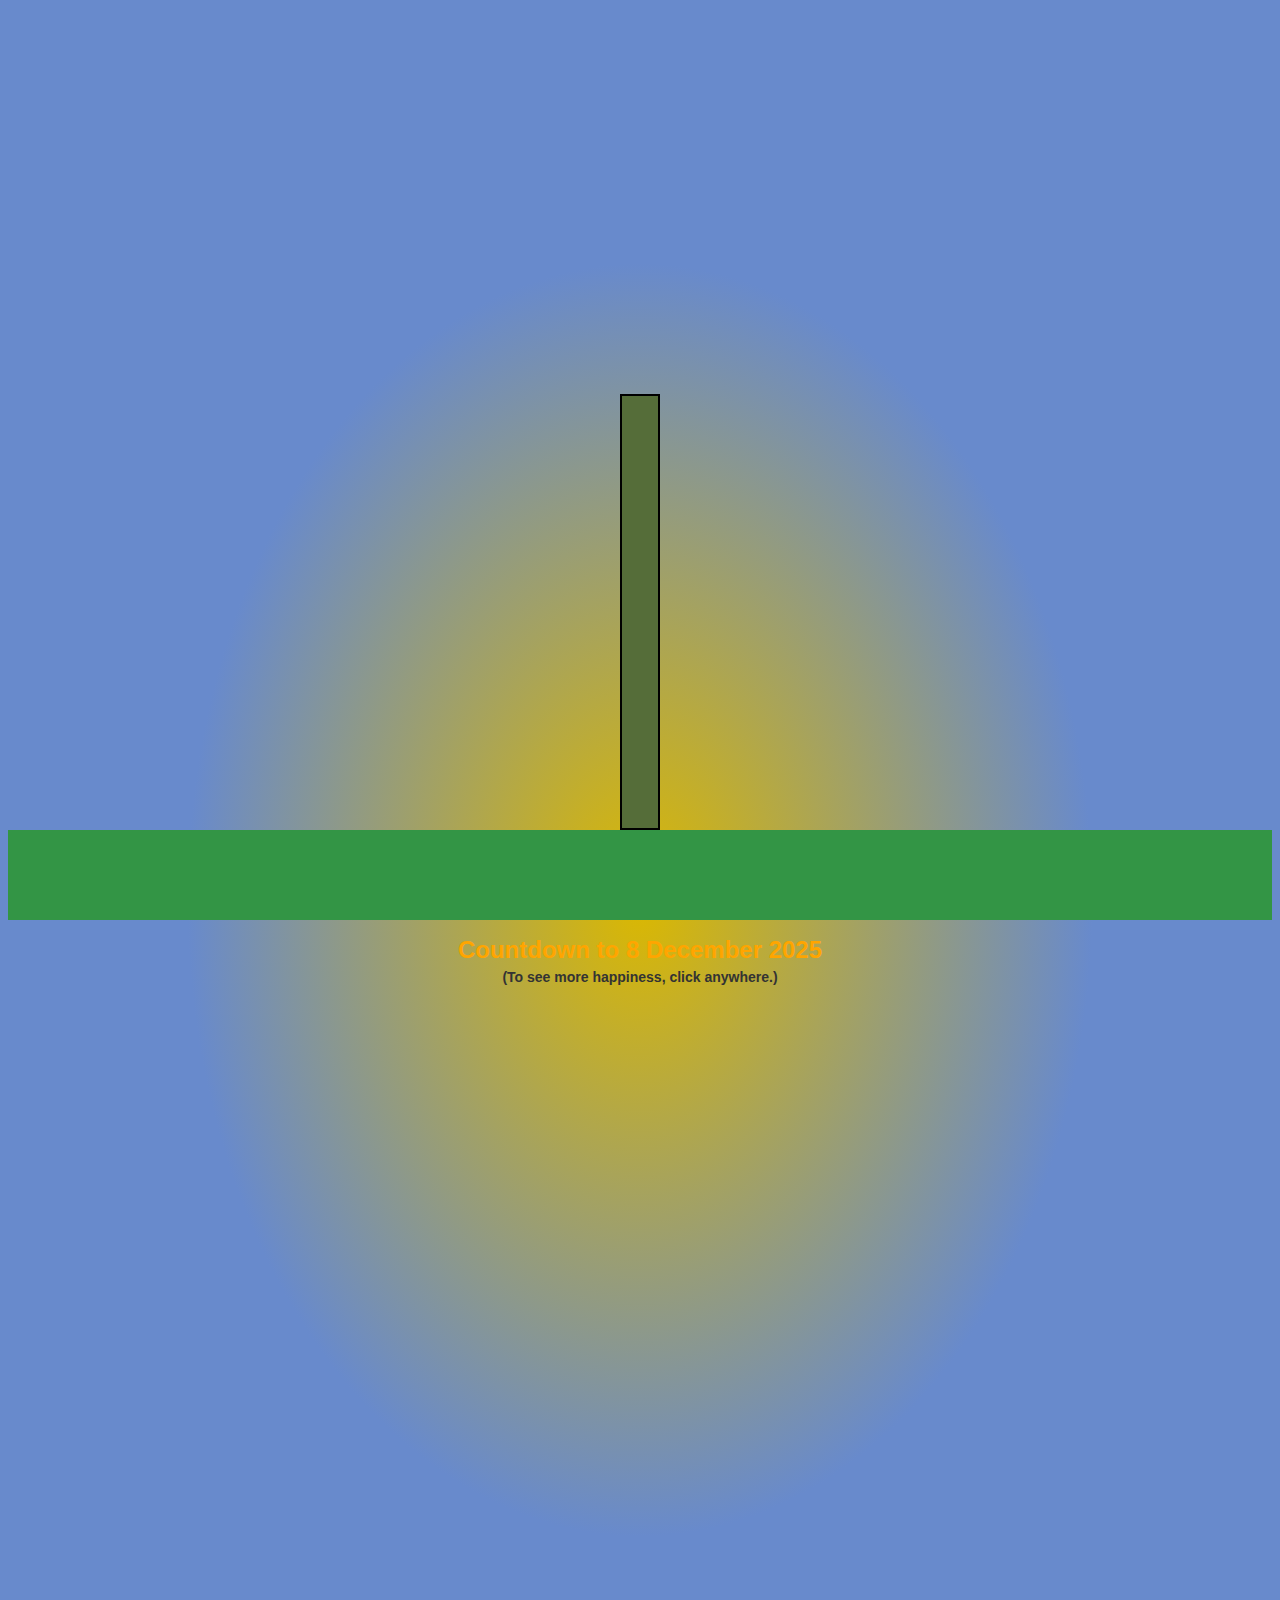
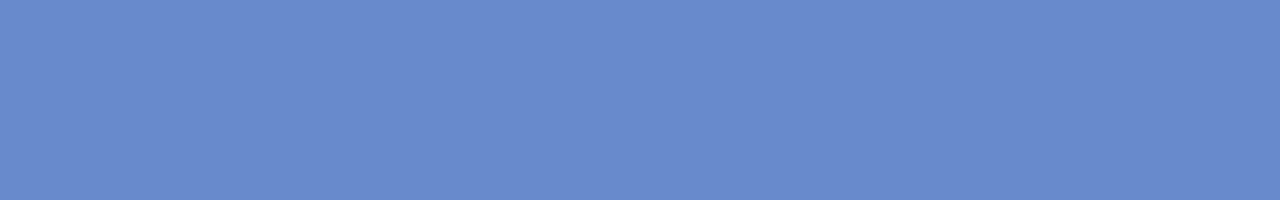
<file: index.html>
<!DOCTYPE html>
<html lang="en">
<head>
    <meta charset="UTF-8">
    <meta name="viewport" content="width=device-width, initial-scale=1.0">
    <title>8 December 2025</title>
    <link rel="stylesheet" href="style.css">
    <link rel="stylesheet" href="https://fonts.googleapis.com/css?family=Roboto&display=swap">
</head>
<body>
    <div class="timer" id="countdown">
        <h1>Countdown to 8 December 2025<br><small>(To see more happiness, click anywhere.)</small></h1>
    </div>
    <div class="sunflwr">
        <div class="sunflwr__leaf--left"></div>
        <div class="sunflwr__leaf--right"></div>
        <div class="sunflwr__stem"></div>
        <div class="sunflwr__center"></div>
        <div class="sunflwr__pedal--1"></div>
        <div class="sunflwr__pedal--2"></div>
        <div class="sunflwr__pedal--3"></div>
        <div class="sunflwr__pedal--4"></div>
        <div class="sunflwr__pedal--5"></div>
        <div class="sunflwr__pedal--6"></div>
        <div class="sunflwr__pedal--7"></div>
        <div class="sunflwr__pedal--8"></div>
        <div class="sunflwr__pedal--9"></div>
        <div class="sunflwr__pedal--10"></div>
        <div class="sunflwr__pedal--11"></div>
        <div class="sunflwr__pedal--12"></div>
    </div>
    <script src="script.js"></script>
</body>
</html>
</file>
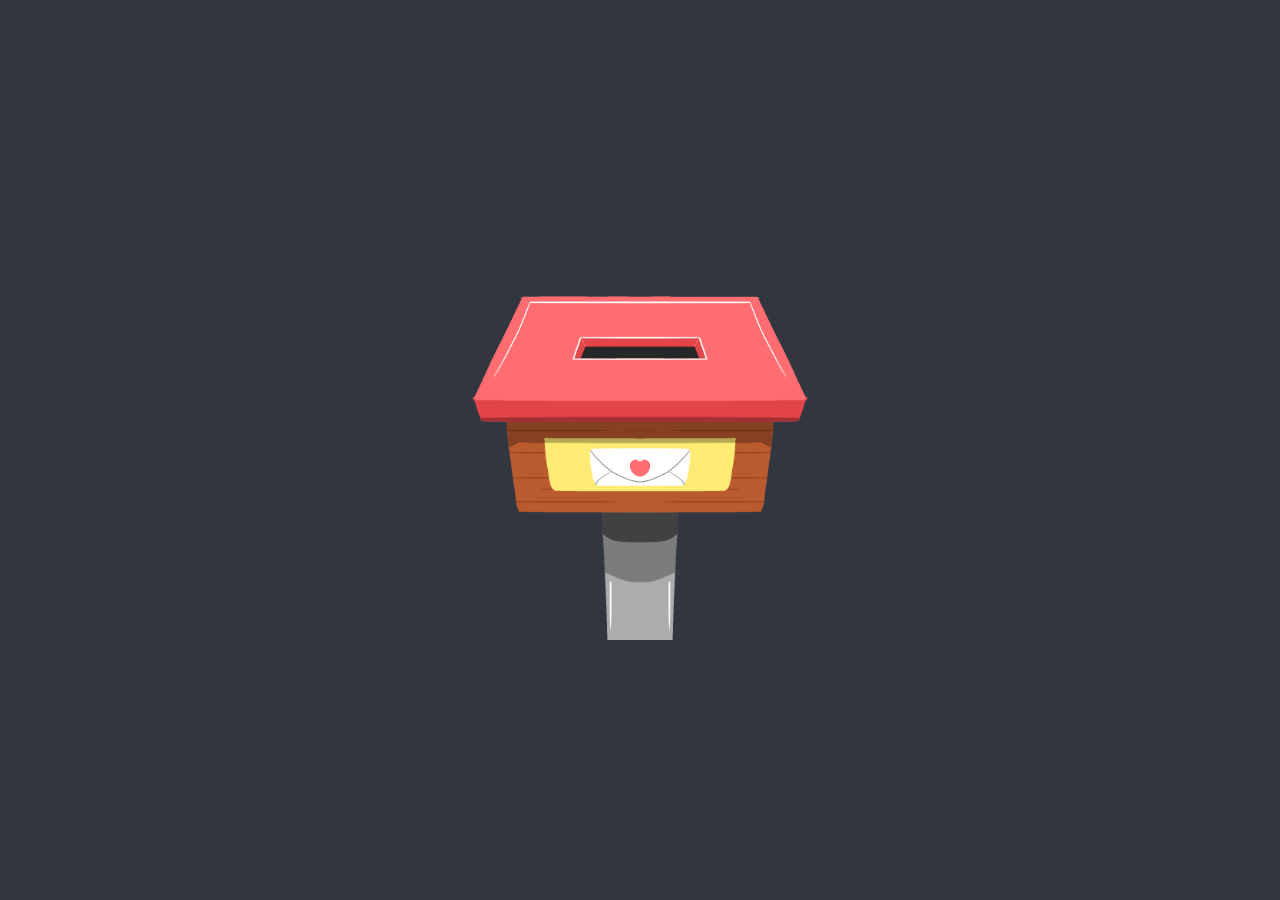
<file: dashboard.html>
<!DOCTYPE html>
<html lang="id">
<head>
    <meta charset="UTF-8">
    <meta name="viewport" content="width=device-width, initial-scale=1.0">
    <title>Dashboard Kotak Pos</title>
    <link rel="stylesheet" href="dashboard.css">
</head>
<body>
    <div class="dashboard-container">
        <img src="Lovepik_com-611697538-Red postbox creative illustration.png" alt="Kotak Pos" class="mailbox-image" id="mailboxImage">
    </div>

    <script>
        // Mengarahkan ke halaman pesan saat gambar diklik
        document.getElementById('mailboxImage').addEventListener('click', function() {
            // Menambahkan kelas animasi sebelum berpindah halaman
            this.classList.add('clicked');
            setTimeout(() => {
                window.location.href = 'messages.html'; // Ganti dengan nama file pesan Anda
            }, 500); // Waktu delay untuk animasi
        });
    </script>
</body>
</html>
</file>
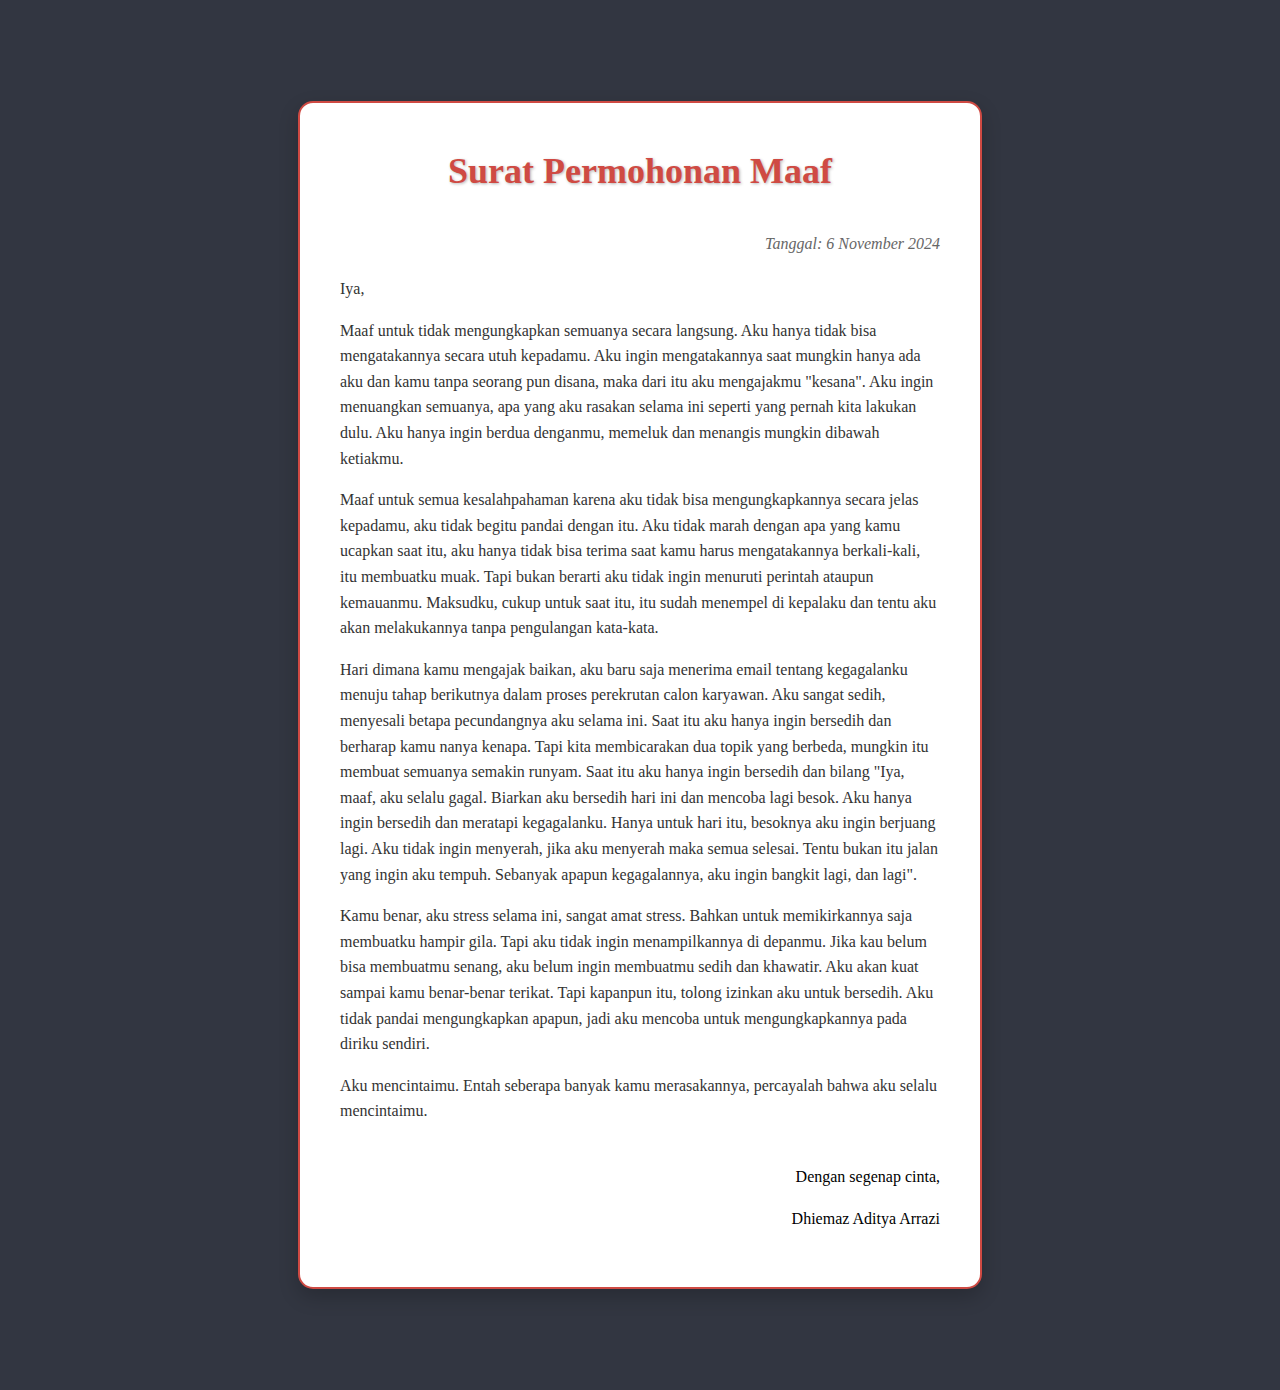
<file: letter.html>
<!DOCTYPE html>
<html lang="id">
<head>
    <meta charset="UTF-8">
    <meta name="viewport" content="width=device-width, initial-scale=1.0">
    <title>Surat Cinta</title>
    <style>
        body {
            background-color: #323641; /* Latar belakang warna lembut */
            font-family: 'Times New Roman', serif; /* Font yang digunakan */
            display: flex;
            justify-content: center;
            align-items: center;
            height: 150vh; /* Mengatur tinggi viewport */
            margin: 0;
            padding: 20px; /* Ruang di sekitar */
        }

        .surat {
            background-color: #ffffff; /* Warna kertas surat */
            width: 600px; /* Lebar surat */
            padding: 40px; /* Ruang di dalam surat */
            border: 2px solid #cf4a43; /* Garis batas warna coral */
            border-radius: 15px; /* Sudut yang membulat */
            box-shadow: 0 8px 20px rgba(0, 0, 0, 0.2); /* Bayangan */
            position: relative;
            line-height: 1.6; /* Jarak antar baris */
            overflow: hidden; /* Menghindari overflow */
        }

        .header {
            text-align: center; /* Rata tengah untuk header */
            margin-bottom: 30px; /* Jarak bawah header */
        }

        .header h2 {
            margin: 0; /* Menghilangkan margin untuk judul */
            font-size: 36px; /* Ukuran font untuk judul */
            color: #cf4a43; /* Warna judul */
            text-shadow: 1px 1px 3px rgba(0, 0, 0, 0.3); /* Bayangan teks */
        }

        .tanggal {
            text-align: right; /* Rata kanan untuk tanggal */
            margin-bottom: 20px; /* Jarak bawah tanggal */
            font-style: italic; /* Gaya font miring */
            color: #666; /* Warna teks */
        }

        .isi {
            margin-bottom: 30px; /* Jarak bawah isi surat */
            color: #333; /* Warna teks */
        }

        .penutup {
            margin-top: 40px; /* Jarak atas penutup */
            text-align: right; /* Rata kanan untuk penutup */
        }

        .footer {
            font-size: 12px; /* Ukuran font untuk footer */
            text-align: center; /* Rata tengah untuk footer */
            margin-top: 20px; /* Jarak atas footer */
            color: #888; /* Warna footer */
        }

        .decor {
            position: absolute;
            width: 100px;
            height: 100px;
            background: url('https://img.icons8.com/ios/452/love-filled.png') no-repeat center center;
            background-size: contain; /* Mengatur ukuran gambar */
            opacity: 0.1; /* Transparansi */
            top: 20px;
            left: 20px;
        }

        .decor2 {
            position: absolute;
            width: 80px;
            height: 80px;
            background: url('https://img.icons8.com/ios/452/love-filled.png') no-repeat center center;
            background-size: contain; /* Mengatur ukuran gambar */
            opacity: 0.1; /* Transparansi */
            bottom: 20px;
            right: 20px;
        }
    </style>
</head>
<body>
    <div class="surat">
        <div class="decor"></div>
        <div class="decor2"></div>
        <div class="header">
            <h2>Surat Permohonan Maaf</h2>
        </div>
        <div class="tanggal">
            <p>Tanggal: 6 November 2024</p>
        </div>
        <div class="isi">
            <p>Iya,</p>
            <p>Maaf untuk tidak mengungkapkan semuanya secara langsung. Aku hanya tidak bisa mengatakannya secara utuh kepadamu. Aku ingin mengatakannya saat mungkin hanya ada aku dan kamu tanpa seorang pun disana, maka dari itu aku mengajakmu "kesana". Aku ingin menuangkan semuanya, apa yang aku rasakan selama ini seperti yang pernah kita lakukan dulu. Aku hanya ingin berdua denganmu, memeluk dan menangis mungkin dibawah ketiakmu.</p>
            <p>Maaf untuk semua kesalahpahaman karena aku tidak bisa mengungkapkannya secara jelas kepadamu, aku tidak begitu pandai dengan itu. Aku tidak marah dengan apa yang kamu ucapkan saat itu, aku hanya tidak bisa terima saat kamu harus mengatakannya berkali-kali, itu membuatku muak. Tapi bukan berarti aku tidak ingin menuruti perintah ataupun kemauanmu. Maksudku, cukup untuk saat itu, itu sudah menempel di kepalaku dan tentu aku akan melakukannya tanpa pengulangan kata-kata.</p>
            <p>Hari dimana kamu mengajak baikan, aku baru saja menerima email tentang kegagalanku menuju tahap berikutnya dalam proses perekrutan calon karyawan. Aku sangat sedih, menyesali betapa pecundangnya aku selama ini. Saat itu aku hanya ingin bersedih dan berharap kamu nanya kenapa. Tapi kita membicarakan dua topik yang berbeda, mungkin itu membuat semuanya semakin runyam. Saat itu aku hanya ingin bersedih dan bilang "Iya, maaf, aku selalu gagal. Biarkan aku bersedih hari ini dan mencoba lagi besok. Aku hanya ingin bersedih dan meratapi kegagalanku. Hanya untuk hari itu, besoknya aku ingin berjuang lagi. Aku tidak ingin menyerah, jika aku menyerah maka semua selesai. Tentu bukan itu jalan yang ingin aku tempuh. Sebanyak apapun kegagalannya, aku ingin bangkit lagi, dan lagi".</p>
            <p>Kamu benar, aku stress selama ini, sangat amat stress. Bahkan untuk memikirkannya saja membuatku hampir gila. Tapi aku tidak ingin menampilkannya di depanmu. Jika kau belum bisa membuatmu senang, aku belum ingin membuatmu sedih dan khawatir. Aku akan kuat sampai kamu benar-benar terikat. Tapi kapanpun itu, tolong izinkan aku untuk bersedih. Aku tidak pandai mengungkapkan apapun, jadi aku mencoba untuk mengungkapkannya pada diriku sendiri.</p>
            <p>Aku mencintaimu. Entah seberapa banyak kamu merasakannya, percayalah bahwa aku selalu mencintaimu. </p>
        </div>
        <div class="penutup">
            <p>Dengan segenap cinta,</p>
            <p>Dhiemaz Aditya Arrazi</p>
        </div>
    </div>
</body>
</html>
</file>
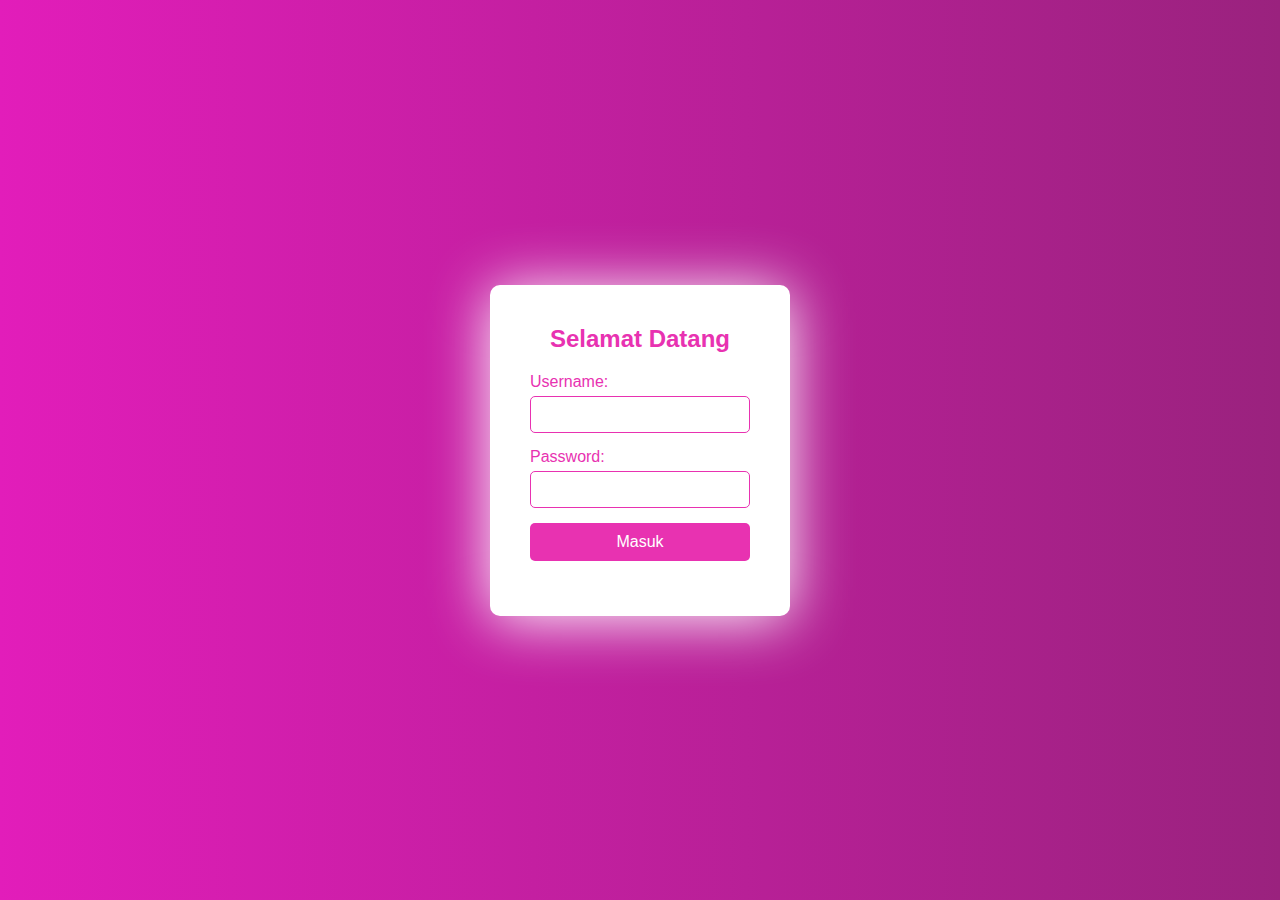
<file: login.html>
<!DOCTYPE html>
<html lang="id">
<head>
    <meta charset="UTF-8">
    <meta name="viewport" content="width=device-width, initial-scale=1.0">
    <title>Halaman Login</title>
    <link rel="stylesheet" href="login.css">
</head>
<body>
    <div class="login-container">
        <h2>Selamat Datang</h2>
        <form id="loginForm">
            <div class="input-group">
                <label for="username">Username:</label>
                <input type="text" id="username" name="username" required>
            </div>
            <div class="input-group">
                <label for="password">Password:</label>
                <input type="password" id="password" name="password" required>
            </div>
            <button type="submit">Masuk</button>
            <p class="message" id="message"></p>
        </form>
    </div>
    <script src="script.js"></script>
</body>
</html>
</file>
<file: style.css>
@import url("https://fonts.googleap is.com/css?family=Montserrat+Alternates");
html {
  height: 200vh;
  background: radial-gradient(ellipse at center, #dbb800 0%, #688acc 50%);
  cursor: pointer;
}

body {
  height: 100vh;
  overflow: hidden;
  border-bottom: 10vh #339545 solid;
  box-sizing: border-box;
  position: relative;
}

h1 {
  text-align: center;
  color: white;
  font-family: "Montserrat Alternates", sans-serif;
  font-size: 40px;
  position: absolute;
  z-index: 1;
  width: 100%;
  top: 0vh;
  transform: translate(0, 100vh);
  animation: move 1s 2.5s forwards;
}

/* CSS untuk countdown */
.timer {
  text-align: center;
  margin-top: 20px;
}

.time {
  font-family: 'Roboto', sans-serif;
  font-size: 36px;
  font-weight: bold;
  color: #fff;
  background-color: #ffa500; /* Warna latar belakang */
  padding: 15px 25px;
  border-radius: 10px;
  box-shadow: 0 4px 8px rgba(0, 0, 0, 0.2);
  display: inline-block;
}

/* Gaya tambahan untuk tampilan countdown yang lebih menarik */
.timer h1 {
  font-size: 24px;
  color: #ffa500; /* Warna teks judul */
  margin-bottom: 10px;
}

.timer small {
  font-size: 14px;
  color: #333; /* Warna teks tambahan */
  display: block;
  margin-top: 5px;
}

/* Efek hover untuk interaksi yang lebih menarik */
.timer:hover {
  transform: scale(1.05); /* Efek zoom saat hover */
  transition: background-color 0.3s, transform 0.3s;
}


@keyframes move {
  0% {
    transform: translate(0, 100vh);
  }
  100% {
    transform: translate(0vh, 0);
  }
}
.sunflwr {
  width: 80vmin;
  height: 80vmin;
  position: absolute;
  bottom: 0;
  left: 50%;
  transform: translate(-50%, 0%);
}
.sunflwr__leaf--left, .sunflwr__leaf--right {
  width: 0%;
  height: 20%;
  border-radius: 0% 50% 0% 50%;
  position: absolute;
  background: #6f8e4b;
  top: 70%;
  left: 45%;
  transform: translate(-100%, -50%) rotate(-20deg);
  animation: sunflwr__leaf forwards 1s 0.5s;
}
.sunflwr__leaf--right {
  top: 80%;
  left: 55%;
  transform: translate(0%, -50%) rotate(-70deg);
}
@keyframes sunflwr__leaf {
  0% {
    width: 0%;
    border: 0px solid black;
  }
  100% {
    width: 20%;
    border: 2px solid black;
  }
}
.sunflwr__stem {
  position: absolute;
  transform: translate(-50%, 0%);
  width: 5%;
  height: 60%;
  background: #556d39;
  left: 50%;
  bottom: 0%;
  border: 2px solid black;
  animation: sunflwr__stem forwards 1s;
}
@keyframes sunflwr__stem {
  0% {
    height: 0;
  }
  100% {
    height: 60%;
  }
}
.sunflwr__center {
  border-radius: 50%;
  background-color: #3c1f03;
  transform: translate(-50%, -50%);
  position: absolute;
  left: 50%;
  top: 40%;
  z-index: 2;
  animation: sunflwr__center 1s 1s forwards;
}
@keyframes sunflwr__center {
  0% {
    width: 0%;
    height: 0%;
  }
  100% {
    width: 25%;
    height: 25%;
  }
}
.sunflwr__pedal--1, .sunflwr__pedal--7, .sunflwr__pedal--12, .sunflwr__pedal--11, .sunflwr__pedal--10, .sunflwr__pedal--9, .sunflwr__pedal--8, .sunflwr__pedal--6, .sunflwr__pedal--5, .sunflwr__pedal--4, .sunflwr__pedal--3, .sunflwr__pedal--2 {
  border-radius: 50%;
  background: #f2fe00;
  transform: translate(-50%, -50%);
  position: absolute;
  left: 50%;
  top: 40%;
  animation: grow-pedal-back 1s 1.5s forwards;
}
.sunflwr__pedal--2 {
  transform: translate(-50%, -50%) rotate(30deg);
}
.sunflwr__pedal--3 {
  transform: translate(-50%, -50%) rotate(60deg);
}
.sunflwr__pedal--4 {
  transform: translate(-50%, -50%) rotate(90deg);
}
.sunflwr__pedal--5 {
  transform: translate(-50%, -50%) rotate(120deg);
}
.sunflwr__pedal--6 {
  transform: translate(-50%, -50%) rotate(150deg);
}
@keyframes grow-pedal-back {
  0% {
    width: 0%;
    height: 0%;
    border: 0px solid black;
  }
  100% {
    width: 15%;
    height: 45%;
    border: 2px solid black;
  }
}
.sunflwr__pedal--7, .sunflwr__pedal--12, .sunflwr__pedal--11, .sunflwr__pedal--10, .sunflwr__pedal--9, .sunflwr__pedal--8 {
  border-radius: 20% 50% 20% 50%;
  transform: translate(-50%, -50%) rotate(15deg);
  animation: grow-pedal-front 1s 2s forwards;
}
.sunflwr__pedal--8 {
  transform: translate(-50%, -50%) rotate(45deg);
}
.sunflwr__pedal--9 {
  transform: translate(-50%, -50%) rotate(75deg);
}
.sunflwr__pedal--10 {
  transform: translate(-50%, -50%) rotate(105deg);
}
.sunflwr__pedal--11 {
  transform: translate(-50%, -50%) rotate(135deg);
}
.sunflwr__pedal--12 {
  transform: translate(-50%, -50%) rotate(165deg);
}
@keyframes grow-pedal-front {
  0% {
    height: 0%;
    width: 0%;
    border: 0px solid black;
  }
  100% {
    height: 35%;
    width: 10%;
    border: 2px solid black;
  }
}/*# sourceMappingURL=style.css.map */
</file>
<file: dashboard.css>
* {
    box-sizing: border-box;
}

body {
    font-family: 'Arial', sans-serif;
    background: #323641;    display: flex;
    justify-content: center;
    align-items: center;
    height: 100vh;
    margin: 0;
}

.dashboard-container {
    text-align: center;
}

.mailbox-image {
    max-width: 30%; /* Agar gambar responsif */
    height: auto; /* Menjaga rasio aspek gambar */
    cursor: pointer; /* Menunjukkan bahwa gambar dapat diklik */
    transition: transform 0.3s ease; /* Transisi untuk efek hover */
    margin: 50px;
}

.mailbox-image:hover {
    transform: scale(1.1); /* Membesarkan gambar saat hover */
}

.mailbox-image.clicked {
    transform: scale(0.9); /* Mengecilkan gambar saat diklik */
    transition: transform 0.5s ease; /* Transisi untuk efek klik */
}
</file>
<file: login.css>
* {
    box-sizing: border-box;
    margin: 0;
    padding: 0;
    font-family: 'Arial', sans-serif;
}

body {
    background: linear-gradient(to right, #e21dba, #9a227e);
    display: flex;
    justify-content: center;
    align-items: center;
    height: 100vh;
}

.login-container {
    background-color: #ffffff;
    border-radius: 10px;
    box-shadow: 0 4px 60px #ffffff;
    padding: 40px;
    width: 300px;
    text-align: center;
}

h2 {
    margin-bottom: 20px;
    color: #e832b1;
}

.input-group {
    margin-bottom: 15px;
    text-align: left;
}

label {
    display: block;
    margin-bottom: 5px;
    color: #e832b1;
}

input[type="text"],
input[type="password"] {
    width: 100%;
    padding: 10px;
    border: 1px solid #e832b1;
    border-radius: 5px;
    transition: border-color 0.3s, box-shadow 0.3s;
}

input[type="text"]:focus,
input[type="password"]:focus {
    border-color: #6a11cb;
    box-shadow: 0 0 5px rgba(106, 17, 203, 0.5);
    outline: none;
}

button {
    width: 100%;
    padding: 10px;
    background-color: #e832b1;
    color: white;
    border: none;
    border-radius: 5px;
    cursor: pointer;
    font-size: 16px;
    transition: background-color 0.3s, transform 0.2s;
}

button:hover {
    background-color: #ff0088;
    transform: translateY(-2px);
}

.message {
    margin-top: 15px;
    color: #ff0000; /* Warna merah untuk pesan kesalahan */
    font-size: 14px;
}
</file>
